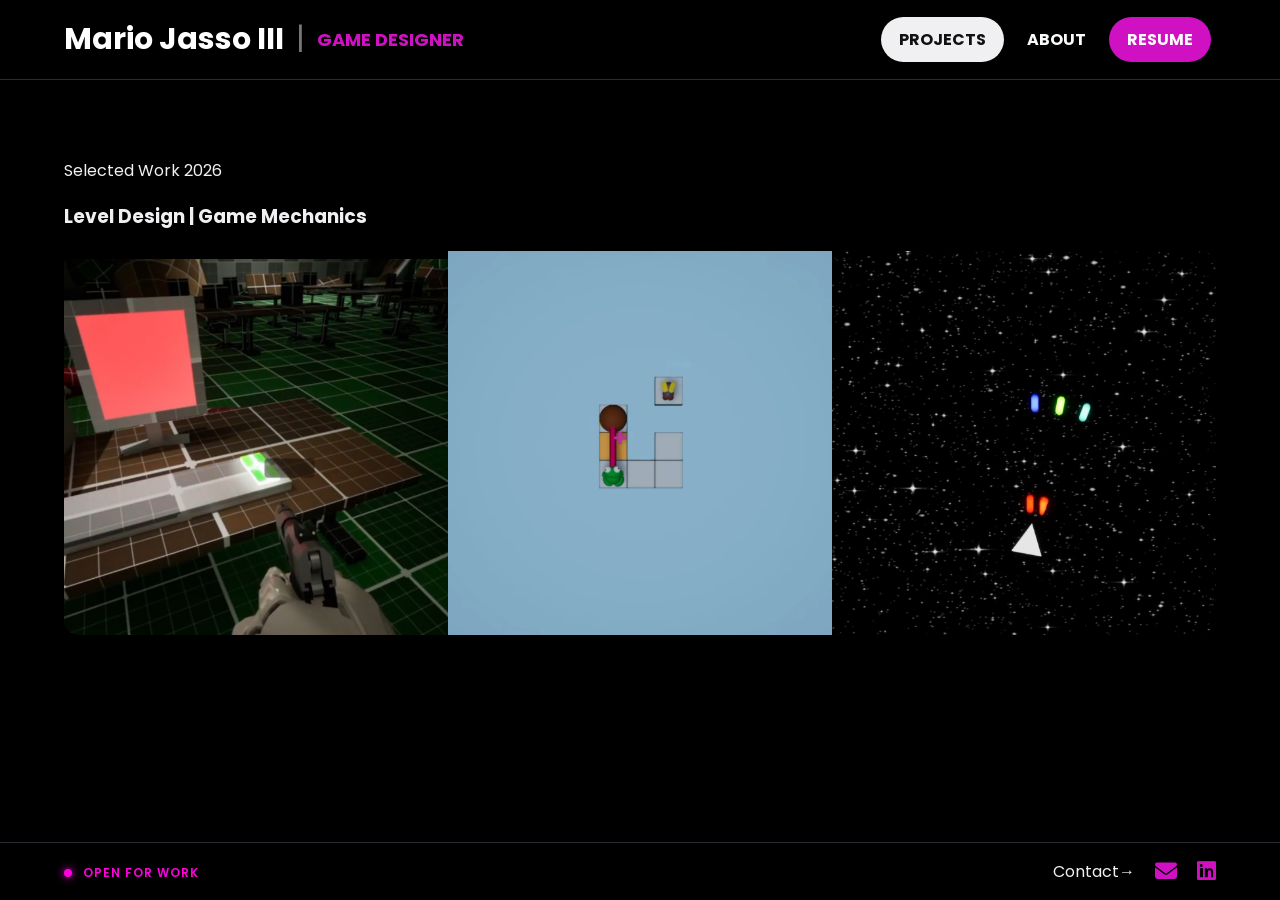
<file: index.html>
<!DOCTYPE html>
<html lang="en">

<head>
    <meta charset="UTF-8">
    <meta name="viewport" content="width=device-width, initial-scale=1.0">
    <title>Mario Jasso III</title>
    <link rel="icon" type="image/png" href="./media/Favicon.png">
    <link rel="stylesheet" href="./style.css">

    <link rel="stylesheet" href="https://cdnjs.cloudflare.com/ajax/libs/font-awesome/6.7.2/css/all.min.css">

</head>

<body>
    <header>


        <nav class="navbar">

            <a href="#home" class="logo">
                <span class="initials">Mario Jasso III</span>
                <span class="divider">|</span>
                <span class="role">GAME DESIGNER</span>
            </a>

            <div class="nav-right">

                <!-- Hidden checkbox that controls the menu -->
                <input type="checkbox" id="menu-toggle" class="menu-checkbox">

                <!-- Visible button (only shows on mobile) -->
                <label for="menu-toggle" class="menu-toggle" aria-label="Toggle navigation menu">
                    <span class="menu-text">Menu</span>
                    <span class="close-text">Close</span>
                </label>

                <!-- Your existing links -->
                <div class="nav-links" id="mobile-menu">
                    <ul>
                        <li><a href="./index.html" class="active">Projects</a></li>
                        <li><a href="./about.html">About</a></li>
                        <a href="resume.pdf" class="resume-button">
                            Resume
                        </a>
                    </ul>


                </div>




            </div>


        </nav>

    </header>

    <main>
        <section class="home-intro">
            <p class="eyebrow">Selected Work 2026</p>
            <h3 id="intro-title">
                <p>Level Design | Game Mechanics
                </p>
            </h3>
        </section>


        <section class="projects-gallery">

            <a href="./project1.html" class="project-card">
                <img src="./media/LD1.png" alt="Level Design">

                <video class="project-video" muted loop preload="metadata">
                    <source src="./media/LD1.mp4" type="video/mp4">
                </video>

                <div class="project-overlay">
                    <h3>Level Design|Level Mechanic</h3>
                    <p>Role: Game Designer</p>
                    <span>View Project →</span>
                </div>
            </a>

            <a href="./project2.html" class="project-card">
                <img src="./media/LD2.png" alt="Game Mechanic">

                <video class="project-video" muted loop preload="metadata">
                    <source src="./media/LD2.mp4" type="video/mp4">
                </video>

                <div class="project-overlay">
                    <h3>Level Design|Player Mechanic</h3>
                    <p>Role: Game Designer</p>
                    <span>View Project →</span>
                </div>
            </a>

            <a href="./project3.html" class="project-card">
                <img src="./media/LD3.png" alt="UI/UX">

                <video class="project-video" muted loop preload="metadata">
                    <source src="./media/LD3.mp4" type="video/mp4">
                </video>

                <div class="project-overlay">
                    <h3>UI Design|Player Mechanic</h3>
                    <p>Role: Game Designer</p>
                    <span>View Project →</span>
                </div>
            </a>


        </section>


    </main>

    <footer class="site-footer">
        <div class="current-project">
            <span class="status-dot"></span>
            <span class="status-label">OPEN FOR WORK</span>

        </div>
        <div class="footer-links">
            <span>Contact&rarr;</span>
            <a href="mailto:mariojasso3@outlook.com" aria-label="Email Mario">
                <i class="fa-solid fa-envelope"></i>
            </a>

            <a href="https://linkedin.com/in/mario-jasso-221347402/" target="_blank" rel="noopener noreferrer"
                aria-label="LinkedIn profile">
                <i class="fa-brands fa-linkedin"></i>
            </a>
        </div>
    </footer>

    <script>
        const cards = document.querySelectorAll('.project-card');

        cards.forEach(card => {
            const video = card.querySelector('.project-video');

            if (window.innerWidth > 768) {
                card.addEventListener('mouseenter', () => {
                    video.play();
                });

                card.addEventListener('mouseleave', () => {
                    video.pause();
                    video.currentTime = 0;
                });
            }
        });
    </script>


</body>

</html>
</file>
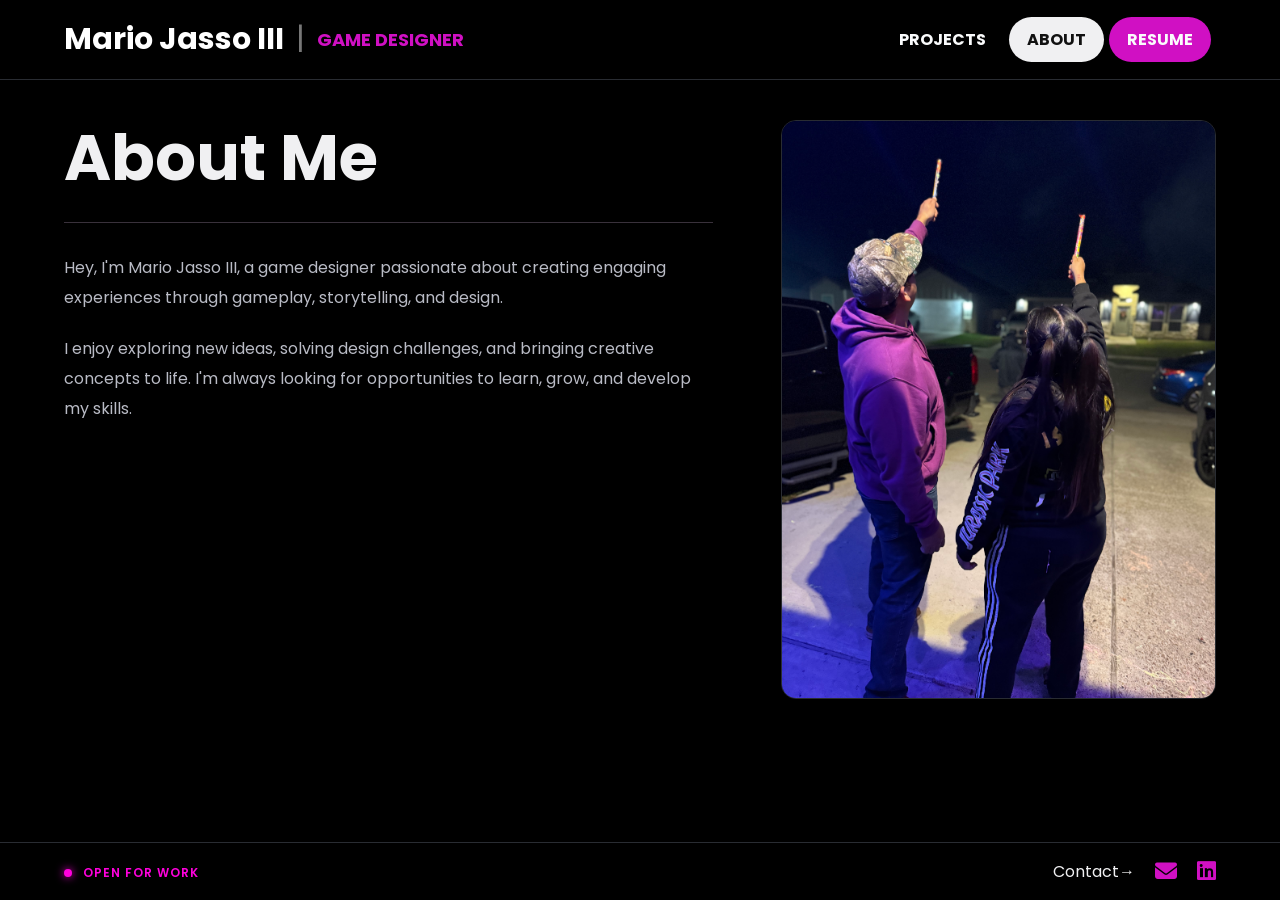
<file: about.html>
<!DOCTYPE html>
<html lang="en">

<head>
    <meta charset="UTF-8">
    <meta name="viewport" content="width=device-width, initial-scale=1.0">
    <title>Mario Jasso III</title>
    <link rel="icon" type="image/png" href="./media/Favicon.png">
    <link rel="stylesheet" href="./style.css">

    <link rel="stylesheet" href="https://cdnjs.cloudflare.com/ajax/libs/font-awesome/6.7.2/css/all.min.css">

</head>

<body>
    <header>


        <nav class="navbar">

            <a href="#home" class="logo">
                <span class="initials">Mario Jasso III</span>
                <span class="divider">|</span>
                <span class="role">GAME DESIGNER</span>
            </a>

            <div class="nav-right">

                <!-- Hidden checkbox that controls the menu -->
                <input type="checkbox" id="menu-toggle" class="menu-checkbox">

                <!-- Visible button (only shows on mobile) -->
                <label for="menu-toggle" class="menu-toggle" aria-label="Toggle navigation menu">
                    <span class="menu-text">Menu</span>
                    <span class="close-text">Close</span>
                </label>

                <!-- Your existing links -->
                <div class="nav-links" id="mobile-menu">
                    <ul>
                        <li><a href="./index.html">Projects</a></li>
                        <li><a href="./about.html" class="active">About</a></li>
                        <a href="resume.pdf" class="resume-button">
                            Resume
                        </a>
                    </ul>


                </div>




            </div>


        </nav>

    </header>


    <main class="about-main">
        <section class="about-section">

            <div class="about-content">
                <h1>About Me</h1>

                <div class="about-divider"></div>

                <div class="about-text">
                    <p>
                        Hey, I'm Mario Jasso III, a game designer
                        passionate about creating engaging experiences
                        through gameplay, storytelling, and design.
                    </p>

                    <p>
                        I enjoy exploring new ideas, solving design
                        challenges, and bringing creative concepts to life.
                        I'm always looking for opportunities to learn,
                        grow, and develop my skills.
                    </p>
                </div>
            </div>

            <div class="about-image">
                <img src="./media/AboutMe2.jpeg" alt="Mario Jasso III">
            </div>

        </section>
    </main>


    <footer class="site-footer">
        <div class="current-project">
            <span class="status-dot"></span>
            <span class="status-label">OPEN FOR WORK</span>

        </div>
        <div class="footer-links">
            <span>Contact&rarr;</span>
            <a href="mailto:mariojasso3@outlook.com" aria-label="Email Mario">
                <i class="fa-solid fa-envelope"></i>
            </a>

            <a href="https://linkedin.com/in/mario-jasso-221347402/" target="_blank" rel="noopener noreferrer"
                aria-label="LinkedIn profile">
                <i class="fa-brands fa-linkedin"></i>
            </a>
        </div>
    </footer>




</body>

</html>
</file>
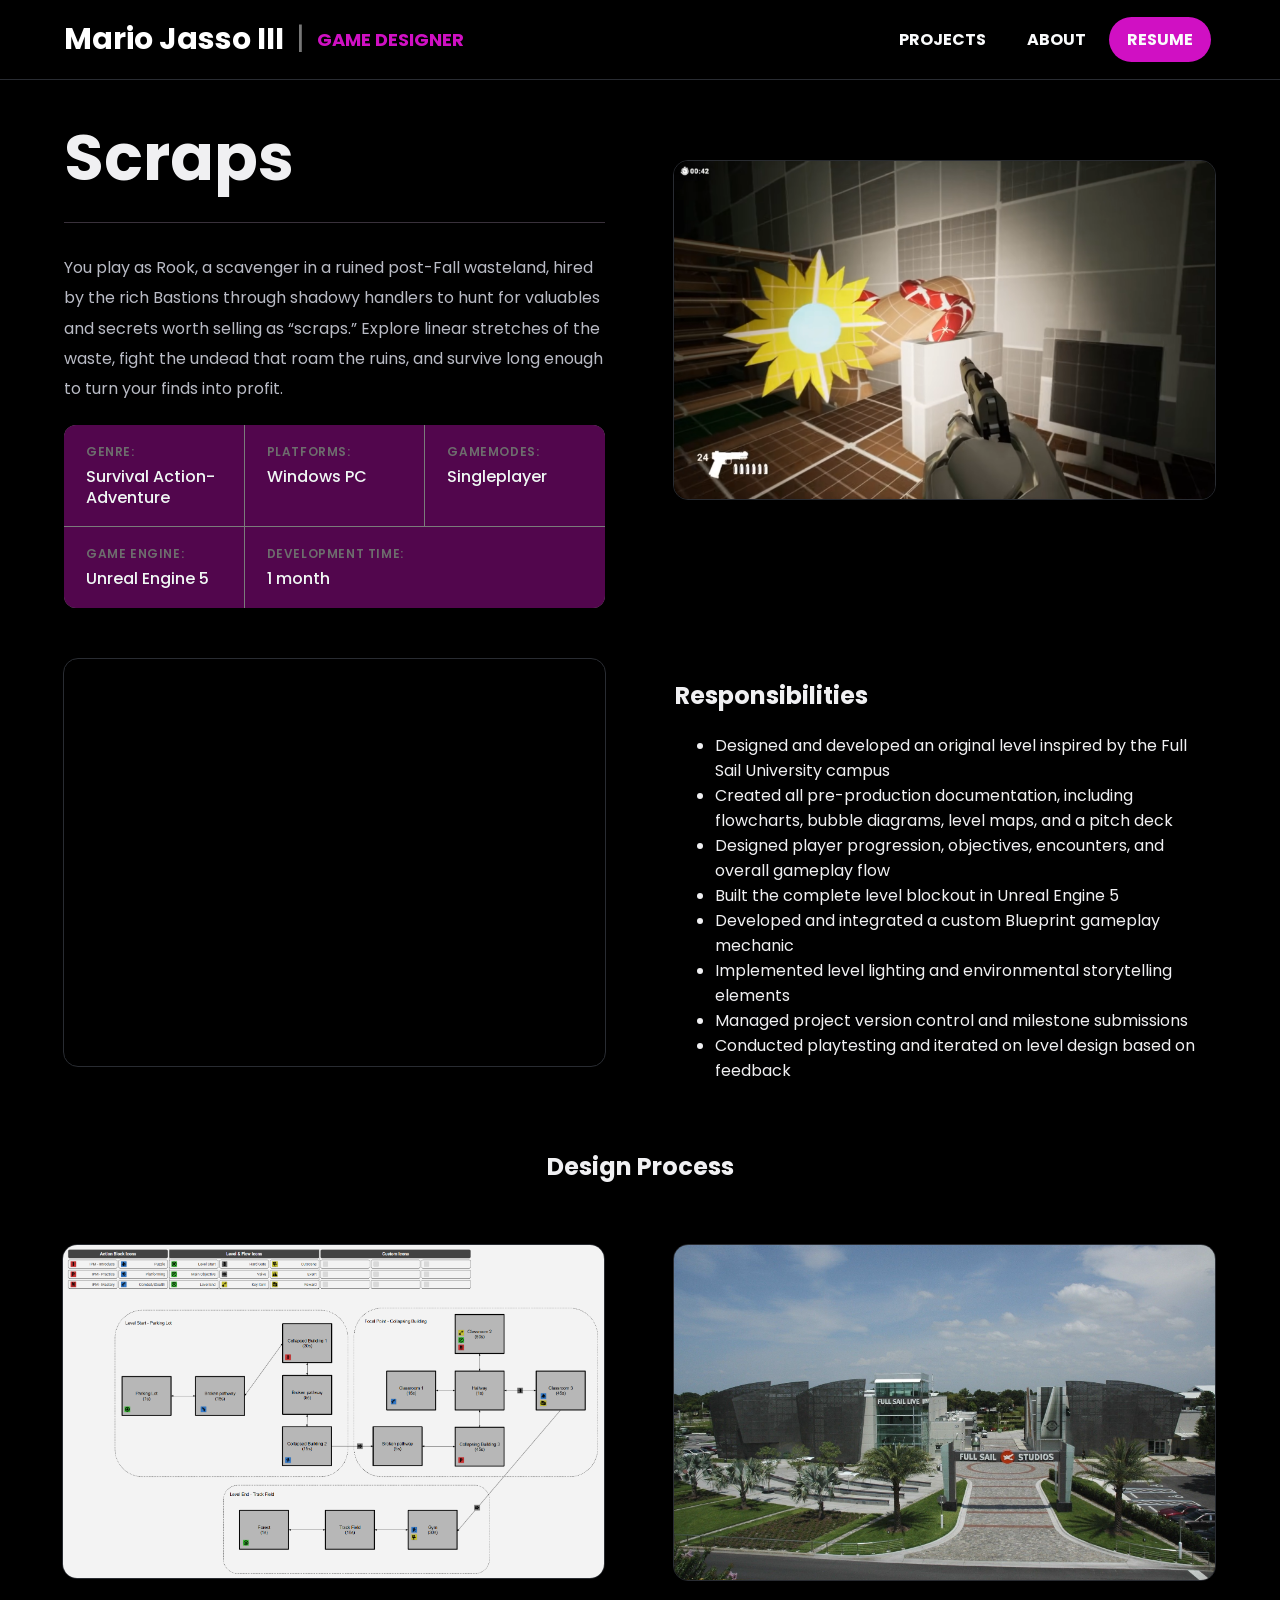
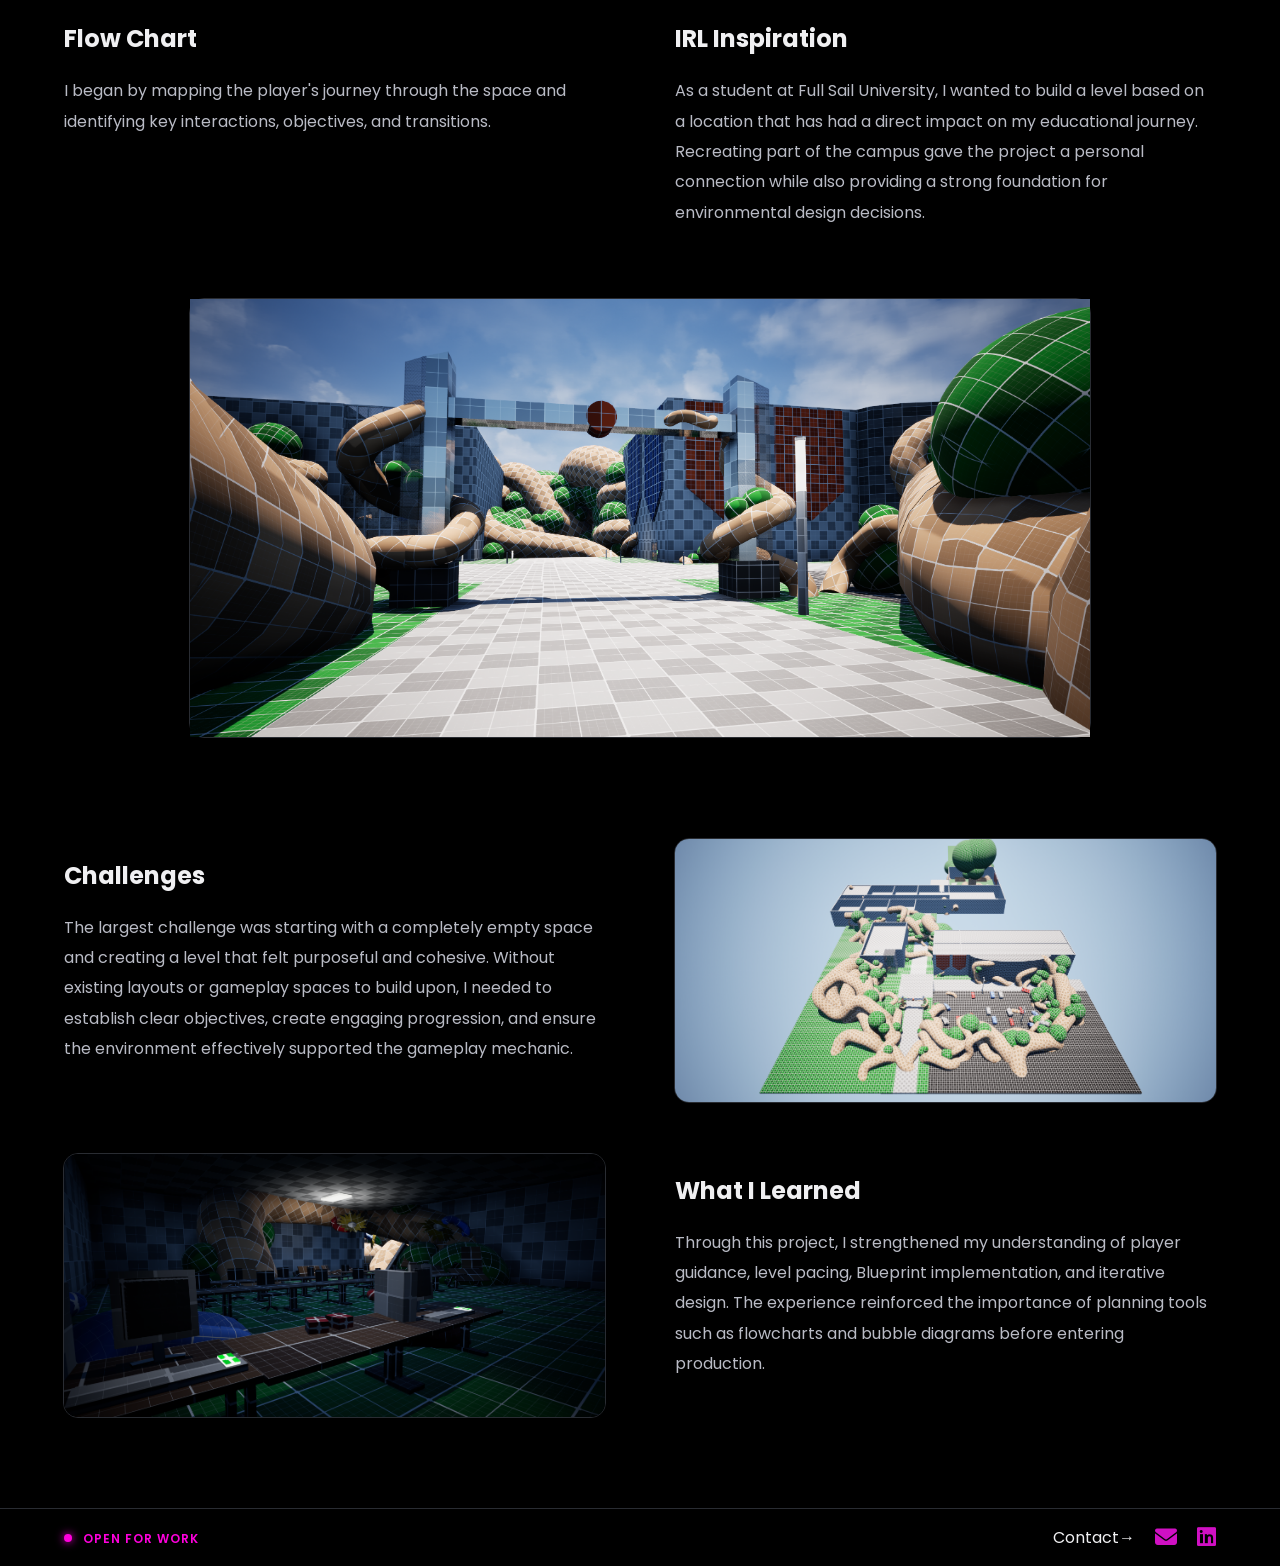
<file: project1.html>
<!DOCTYPE html>
<html lang="en">

<head>
    <meta charset="UTF-8">
    <meta name="viewport" content="width=device-width, initial-scale=1.0">
    <title>Mario Jasso III</title>
    <link rel="icon" type="image/png" href="./media/Favicon.png">
    <link rel="stylesheet" href="./style.css">

    <link rel="stylesheet" href="https://cdnjs.cloudflare.com/ajax/libs/font-awesome/6.7.2/css/all.min.css">

</head>

<body>
    <header>


        <nav class="navbar">

            <a href="#home" class="logo">
                <span class="initials">Mario Jasso III</span>
                <span class="divider">|</span>
                <span class="role">GAME DESIGNER</span>
            </a>

            <div class="nav-right">

                <!-- Hidden checkbox that controls the menu -->
                <input type="checkbox" id="menu-toggle" class="menu-checkbox">

                <!-- Visible button (only shows on mobile) -->
                <label for="menu-toggle" class="menu-toggle" aria-label="Toggle navigation menu">
                    <span class="menu-text">Menu</span>
                    <span class="close-text">Close</span>
                </label>

                <!-- Your existing links -->
                <div class="nav-links" id="mobile-menu">
                    <ul>
                        <li><a href="./index.html">Projects</a></li>
                        <li><a href="./about.html">About</a></li>
                        <a href="resume.pdf" class="resume-button">
                            Resume
                        </a>
                    </ul>


                </div>




            </div>


        </nav>

    </header>


    <main class="project-main">


        <section class="project-section">
            <div class="project-content">
                <h1>Scraps</h1>
                <div class="project-divider"></div>
                <div class="project-text">
                    <p>
                        You play as Rook, a scavenger in a ruined post-Fall wasteland, hired by the rich Bastions
                        through shadowy handlers to hunt for valuables and secrets worth selling as “scraps.” Explore
                        linear stretches of the waste, fight the undead that roam the ruins, and survive long enough to
                        turn your finds into profit.
                    </p>
                    <div class="game-info-card">
                        <div class="info-item">
                            <span class="label">GENRE:</span>
                            <span class="value">Survival Action-Adventure</span>
                        </div>
                        <div class="info-item">
                            <span class="label">PLATFORMS:</span>
                            <span class="value">Windows PC</span>
                        </div>
                        <div class="info-item">
                            <span class="label">GAMEMODES:</span>
                            <span class="value">Singleplayer</span>
                        </div>
                        <div class="info-item">
                            <span class="label">GAME ENGINE:</span>
                            <span class="value">Unreal Engine 5</span>
                        </div>
                        <div class="info-item">
                            <span class="label">DEVELOPMENT TIME:</span>
                            <span class="value">1 month</span>
                        </div>
                    </div>
                </div>
            </div>
            <div class="project-image">
                <img src="./media/LD1Page.png" alt="Mario Jasso III">
            </div>
        </section>


        <section class="project-overview-section">
            <div class="project-image-overview">
                <iframe width="100%" height="400
                " src="https://youtube.com/embed/sTdh2V6j7eE" title="Gameplay Showcase" frameborder="0"
                    allowfullscreen>
                </iframe>
            </div>
            <div class="project-content">
                <div class="project-overview">
                    <h2>Responsibilities</h2>

                    <ul>
                        <li>Designed and developed an original level inspired by the Full Sail University campus</li>
                        <li>Created all pre-production documentation, including flowcharts, bubble diagrams, level maps,
                            and a pitch deck</li>
                        <li>Designed player progression, objectives, encounters, and overall gameplay flow</li>
                        <li>Built the complete level blockout in Unreal Engine 5</li>
                        <li>Developed and integrated a custom Blueprint gameplay mechanic</li>
                        <li>Implemented level lighting and environmental storytelling elements</li>
                        <li>Managed project version control and milestone submissions</li>
                        <li>Conducted playtesting and iterated on level design based on feedback</li>
                    </ul>
                </div>
            </div>
        </section>


        <section class="project-process-section">
            <div class="project-process">
                <h1>Design Process</h1>
            </div>
        </section>

        <section class="project-design-section">
            <div class="project-image">
                <img src="./media/ScrapsFlowChart.png" alt="Mario Jasso III">
            </div>
            <div class="project-image">
                <img src="./media/FullSail.png" alt="Mario Jasso III">
            </div>
        </section>

        <section class="project-design-section">
            <div class="project-overview">
                <h2>Flow Chart</h2>
                <p>
                    I began by mapping the player's journey through the space and identifying key interactions,
                    objectives, and transitions.
                </p>

            </div>
            <div class="project-overview">
                <h2>IRL Inspiration</h2>
                <p>
                    As a student at Full Sail University, I wanted to build a level based on a location that has had a
                    direct impact on my educational journey. Recreating part of the campus gave the project a personal
                    connection while also providing a strong foundation for environmental design decisions.
                </p>

            </div>
        </section>


        <section class="project-big-process">
            <div class="project-image-big">
                <img src="./media/FullSailBlockMesh.png" alt="Mario Jasso III">
            </div>

        </section>

        <section class="project-overview-section">

            <div class="project-content">
                <div class="project-overview">
                    <h2>Challenges</h2>

                    <p>
                        The largest challenge was starting with a completely empty space and creating a level that felt
                        purposeful and cohesive. Without existing layouts or gameplay spaces to build upon, I needed to
                        establish clear objectives, create engaging progression, and ensure the environment effectively
                        supported the gameplay mechanic.
                    </p>
                </div>
            </div>
            <div class="project-image-overview">
                <img src="./media/BlockOut.png" alt="Mario Jasso III">
            </div>
        </section>

        <section class="project-overview-section">
            <div class="project-image-overview">
                <img src="./media/Class.png" alt="Mario Jasso III">
            </div>
            <div class="project-content">
                <div class="project-overview">
                    <h2>What I Learned</h2>

                    <p>
                        Through this project, I strengthened my understanding of player guidance, level pacing,
                        Blueprint implementation, and iterative design. The experience reinforced the importance of
                        planning tools such as flowcharts and bubble diagrams before entering production.
                    </p>
                </div>
            </div>
        </section>

    </main>


    <footer class="site-footer">
        <div class="current-project">
            <span class="status-dot"></span>
            <span class="status-label">OPEN FOR WORK</span>

        </div>
        <div class="footer-links">
            <span>Contact&rarr;</span>
            <a href="mailto:mariojasso3@outlook.com" aria-label="Email Mario">
                <i class="fa-solid fa-envelope"></i>
            </a>

            <a href="https://linkedin.com/in/mario-jasso-221347402/" target="_blank" rel="noopener noreferrer"
                aria-label="LinkedIn profile">
                <i class="fa-brands fa-linkedin"></i>
            </a>
        </div>
    </footer>




</body>

</html>
</file>
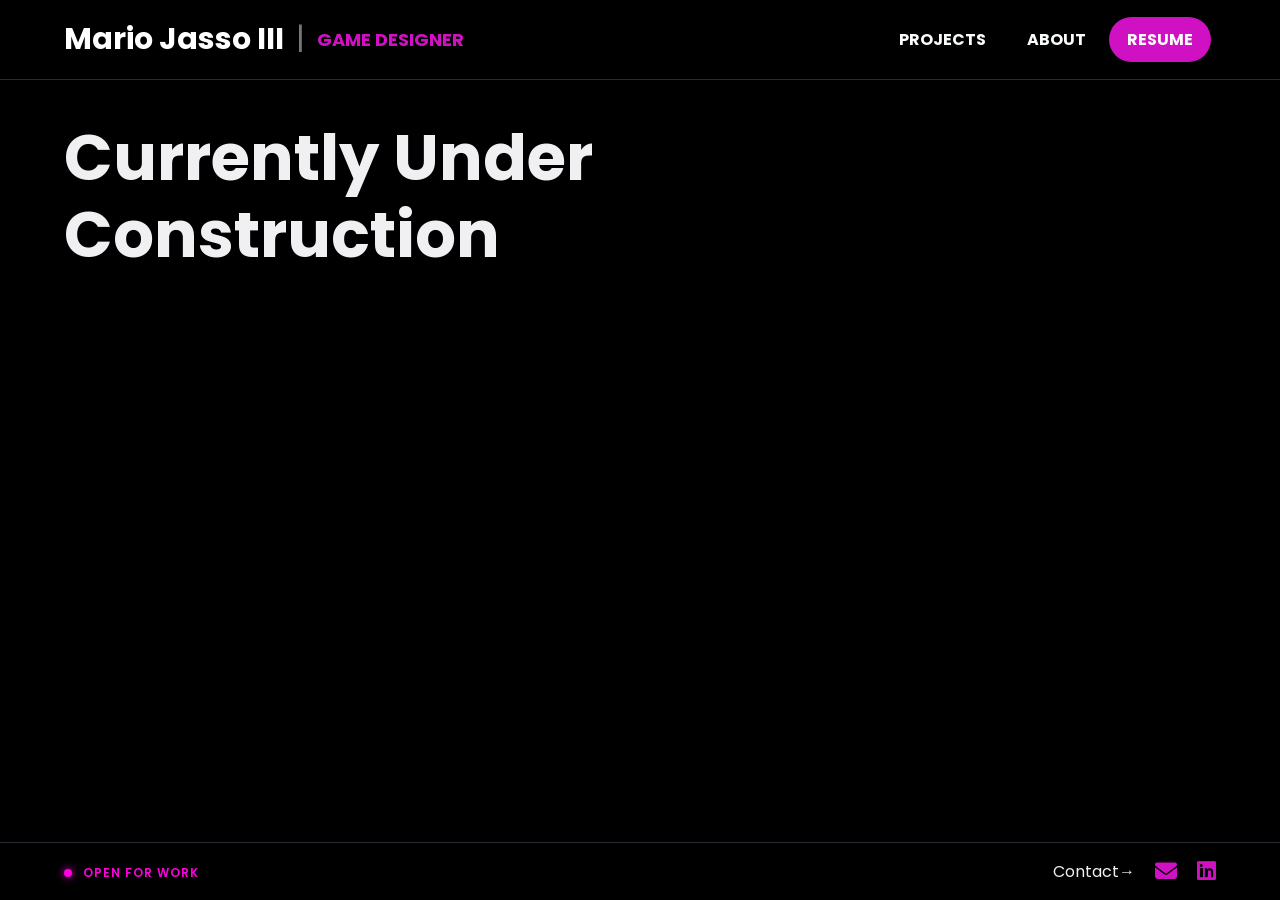
<file: project2.html>
<!DOCTYPE html>
<html lang="en">

<head>
    <meta charset="UTF-8">
    <meta name="viewport" content="width=device-width, initial-scale=1.0">
    <title>Mario Jasso III</title>
    <link rel="icon" type="image/png" href="./media/Favicon.png">
    <link rel="stylesheet" href="./style.css">

    <link rel="stylesheet" href="https://cdnjs.cloudflare.com/ajax/libs/font-awesome/6.7.2/css/all.min.css">

</head>

<body>
    <header>


        <nav class="navbar">

            <a href="#home" class="logo">
                <span class="initials">Mario Jasso III</span>
                <span class="divider">|</span>
                <span class="role">GAME DESIGNER</span>
            </a>

            <div class="nav-right">

                <!-- Hidden checkbox that controls the menu -->
                <input type="checkbox" id="menu-toggle" class="menu-checkbox">

                <!-- Visible button (only shows on mobile) -->
                <label for="menu-toggle" class="menu-toggle" aria-label="Toggle navigation menu">
                    <span class="menu-text">Menu</span>
                    <span class="close-text">Close</span>
                </label>

                <!-- Your existing links -->
                <div class="nav-links" id="mobile-menu">
                    <ul>
                        <li><a href="./index.html">Projects</a></li>
                        <li><a href="./about.html">About</a></li>
                        <a href="resume.pdf" class="resume-button">
                            Resume
                        </a>
                    </ul>


                </div>




            </div>


        </nav>

    </header>


    <main class="project-main">


        <section class="project-section">
            <div class="project-content">
                <h1>Currently Under Construction</h1>

            </div>

        </section>




    </main>


    <footer class="site-footer">
        <div class="current-project">
            <span class="status-dot"></span>
            <span class="status-label">OPEN FOR WORK</span>

        </div>
        <div class="footer-links">
            <span>Contact&rarr;</span>
            <a href="mailto:mariojasso3@outlook.com" aria-label="Email Mario">
                <i class="fa-solid fa-envelope"></i>
            </a>

            <a href="https://linkedin.com/in/mario-jasso-221347402/" target="_blank" rel="noopener noreferrer"
                aria-label="LinkedIn profile">
                <i class="fa-brands fa-linkedin"></i>
            </a>
        </div>
    </footer>




</body>

</html>
</file>
<file: style.css>
@import url("https://fonts.googleapis.com/css2?family=Poppins:ital,wght@0,100;0,200;0,300;0,400;0,500;0,600;0,700;0,800;0,900;1,100;1,200;1,300;1,400;1,500;1,600;1,700;1,800;1,900&display=swap");

/* Theme and global styles */
:root {
  --purp: #ff00dd;
}

* {
  font-family: "Poppins", sans-serif;
}

html,
body {
  width: 100%;
  min-height: 100%;
  margin: 0;
  padding: 0;
}

body {
  display: flex;
  flex-direction: column;
  min-height: 100vh;
  background-color: #000;
}

/* Header and navigation */
header {
  border-bottom: 1px solid #292c32;
}

.navbar {
  display: flex;
  align-items: center;
  justify-content: space-between;
  box-sizing: border-box;
  width: 100%;
  padding: 12px 5%;
  background-color: #000;
  color: #fff;
}

.logo {
  display: flex;
  align-items: center;
  gap: 12px;
  color: #fff;
  font-size: 30px;
  font-weight: bold;
  text-decoration: none;
  white-space: nowrap;
}

.role {
  color: #d010c3;
  font-size: 18px;
}

.divider {
  color: #777;
  font-weight: normal;
}

.nav-right {
  display: flex;
  align-items: center;
}

.nav-links ul {
  display: flex;
  align-items: center;
  gap: 5px;
  margin: 0;
  padding: 5px;
  font-weight: bold;
  list-style: none;
}

.nav-links a {
  display: block;
  padding: 10px 18px;
  border-radius: 50px;
  color: #fafbfc;
  text-decoration: none;
  text-transform: uppercase;
}

.nav-links a.active {
  background: #f0f0f2;
  color: #111;
}

.nav-links a:hover {
  background: #333740;
  color: #fff;
}

.logo:hover {
  background: transparent;
  color: #fff;
  text-decoration: none;
}

.logo:hover .initials {
  color: #fff;
}

.logo:hover .divider {
  color: #777;
}

.logo:hover .role {
  color: #52064d;
}

.resume-button {
  padding: 12px 24px;
  border-radius: 50px;
  background: #d010c3;
  color: #111;
  font-weight: bold;
  text-decoration: none;
  text-transform: uppercase;
  white-space: nowrap;
}

.resume-button:hover {
  background: #52064d;
  color: #111;
}

/* Mobile menu */
.menu-checkbox {
  display: none;
}

.menu-toggle {
  display: none;
  padding: 8px 14px;
  border: 1px solid #292c32;
  border-radius: 10px;
  background: transparent;
  color: #fff;
  font-size: 14px;
  font-weight: 600;
  cursor: pointer;
  user-select: none;
  text-transform: uppercase;
}

.menu-toggle .close-text {
  display: none;
}

.menu-checkbox:checked + .menu-toggle .menu-text {
  display: none;
}

.menu-checkbox:checked + .menu-toggle .close-text {
  display: inline;
}

/* Main content */
main {
  flex: 1;
  box-sizing: border-box;
  width: 100%;
  margin: 50px auto 0;
  padding: 12px 5%;
  color: #f0f0f2;
  justify-content: space-between;
}

/* Project gallery */
.projects-gallery {
  display: grid;
  grid-template-columns: repeat(3, minmax(0, 1fr));
  gap: 0;
  overflow: hidden;
  box-sizing: border-box;
  width: 100%;
  max-width: 1600px;
  margin: 20px auto 0;
  border-radius: 15px;
}

.project-card {
  position: relative;
  display: block;
  overflow: hidden;
  min-width: 0;
  aspect-ratio: 1 / 1;
  background: #111;
  text-decoration: none;
}

.project-card img,
.project-video {
  display: block;
  width: 100%;
}

.project-card img {
  height: 100%;
  object-fit: cover;
  transition:
    transform 0.4s ease,
    opacity 0.3s ease;
}

.project-video {
  position: absolute;
  top: 0;
  left: 0;
  height: 100%;
  object-fit: cover;
  opacity: 0;
  transition: opacity 0.3s ease;
}

.project-card:hover img {
  transform: scale(1.06);
  opacity: 0;
}

.project-card:hover .project-video {
  opacity: 1;
}

.project-overlay {
  position: absolute;
  inset: 0;
  display: flex;
  flex-direction: column;
  justify-content: flex-end;
  padding: 25px;
  background: linear-gradient(to top, rgba(0, 0, 0, 0.9), rgba(0, 0, 0, 0.15));
  color: #fff;
  opacity: 0;
  transition: opacity 0.35s ease;
}

.project-card:hover .project-overlay,
.project-card:focus-visible .project-overlay {
  opacity: 1;
}

.project-overlay h3 {
  margin: 0 0 10px;
  font-size: 1.6rem;
}

.project-overlay p {
  margin: 0 0 15px;
  font-size: 1rem;
  line-height: 1.5;
}

.project-overlay span {
  color: #d010c3;
  font-weight: 600;
}

/* About page */
.about-main {
  flex: 1;
  box-sizing: border-box;
  width: 100%;
  margin: 0 auto;
  padding: 40px 5%;
  color: #f0f0f2;
}

.about-section {
  display: grid;
  grid-template-columns: minmax(0, 1.2fr) minmax(0, 0.8fr);
  align-items: start;
  gap: 70px;
  width: 100%;
  max-width: 1600px;
  margin: 0 auto;
}

.about-content {
  min-width: 0;
}

.about-content h1 {
  margin: 0 0 25px;
  font-size: clamp(2.5rem, 5vw, 4rem);
  font-weight: 700;
  line-height: 1.2;
}

.about-divider {
  width: 100%;
  height: 1px;
  margin-bottom: 30px;
  background-color: #39313b;
}

.about-text p {
  margin: 0 0 20px;
  color: #b9bbc5;
  font-size: 1rem;
  line-height: 1.9;
}

.about-image {
  justify-self: end;
  overflow: hidden;
  width: 100%;
  max-width: 530px;
  border: 1px solid #292c32;
  border-radius: 15px;
}

.about-image img {
  display: block;
  width: 100%;
  height: auto;
  object-fit: cover;
}

/* Status indicator */
.status-dot {
  display: inline-block;
  width: 8px;
  height: 8px;
  margin-right: 0.45rem;
  border-radius: 50%;
  background: var(--purp);
  vertical-align: middle;
  box-shadow: 0 0 8px var(--purp);
}

.status-label {
  color: var(--purp);
  font-size: 0.75rem;
  font-weight: 600;
  letter-spacing: 0.08em;
  text-transform: uppercase;
}

/* Footer */
footer {
  display: flex;
  align-items: center;
  justify-content: space-between;
  padding: 12px 5%;
  border-top: 1px solid #292c32;
  color: #f0f0f2;
}

footer a {
  color: #f0f0f2;
  text-decoration: none;
}

.footer-links {
  display: flex;
  align-items: center;
  gap: 20px;
}

.footer-links a {
  color: #d010c3;
  font-size: 22px;
  text-decoration: none;
  transition:
    color 0.3s ease,
    transform 0.3s ease;
}

.footer-links a:hover {
  color: #5f0759;
  transform: translateY(-3px);
}

/* Tablet and mobile */
@media (max-width: 850px) {
  .navbar {
    gap: 12px;
  }

  .logo {
    gap: 10px;
  }

  .nav-right {
    position: relative;
    gap: 0;
    font-size: 8px;
  }

  .menu-toggle {
    display: block;
  }

  .nav-links {
    position: absolute;
    top: 100%;
    right: 0;
    left: 0;
    z-index: 100;
    display: none;
    padding: 12px 5%;
    border-bottom: 1px solid #292c32;
    background: #111;
  }

  .menu-checkbox:checked ~ .nav-links {
    display: block;
  }

  .nav-links ul {
    flex-direction: column;
    gap: 4px;
  }

  .nav-links a {
    padding: 12px 18px;
  }

  .projects-gallery {
    grid-template-columns: 1fr;
  }

  .about-section {
    grid-template-columns: 1fr;
    gap: 35px;
  }

  .about-content h1 {
    font-size: 2.5rem;
  }

  .about-image {
    justify-self: start;
    max-width: 450px;
  }
}

/* Small phones */
@media (max-width: 500px) {
  .navbar {
    padding: 12px 3%;
  }

  .logo {
    gap: 5px;
    font-size: 18px;
  }

  .role {
    font-size: 12px;
  }

  .about-main {
    padding: 30px 5%;
  }

  .about-content h1 {
    margin-bottom: 20px;
    font-size: 2rem;
  }

  .about-divider {
    margin-bottom: 22px;
  }

  .about-text p {
    font-size: 0.95rem;
  }
}

.project-main {
  flex: 1;
  box-sizing: border-box;
  width: 100%;
  margin: 0 auto;
  padding: 40px 5%;
  color: #f0f0f2;
}

.project-section {
  display: grid;
  grid-template-columns: repeat(2, 1fr);
  align-items: start;
  gap: 70px;
  width: 100%;
  max-width: 1600px;
  margin: 0 auto;
}

.project-content {
  min-width: 0;
}

.project-content h1 {
  margin: 0 0 25px;
  font-size: clamp(2.5rem, 5vw, 4rem);
  font-weight: 700;
  line-height: 1.2;
}

.project-divider {
  width: 100%;
  height: 1px;
  margin-bottom: 30px;
  background-color: #39313b;
}

.project-text p {
  margin: 0 0 20px;
  color: #b9bbc5;
  font-size: 1rem;
  line-height: 1.9;
}

.project-image {
  justify-self: end;
  overflow: hidden;
  width: 100%;
  max-width: 900px;
  border: 1px solid #292c32;
  border-radius: 15px;
  margin: 40px 0 20px;
}

.project-image img {
  display: block;
  width: 100%;
  height: auto;
  object-fit: cover;
}

.project-overview p {
  margin: 20px 0 20px;
  color: #b9bbc5;
  font-size: 1rem;
  line-height: 1.9;
}

.project-image-overview {
  justify-self: center;
  overflow: hidden;
  width: 100%;
  max-width: 1000px;
  border: 1px solid #292c32;
  border-radius: 15px;
}

.project-image-overview img {
  display: block;
  width: 100%;
  height: auto;
  object-fit: cover;
}

.project-overview-section {
  display: grid;
  grid-template-columns: repeat(2, 1fr);
  align-items: start;
  gap: 70px;
  width: 100%;
  max-width: 1600px;
  margin: 50px auto;
}
.project-overview h2 {
  justify-self: center;
}

.game-info-card {
  display: grid;
  grid-template-columns: repeat(3, 1fr);
  gap: 1px;
  background: #7b7b7b; /* dark green-gray */
  border-radius: 12px;
  overflow: hidden;
  max-width: 900px;
  font-family:
    system-ui,
    -apple-system,
    sans-serif;
  color: #e8f0ed;
}

.info-item {
  background: #52064d;
  padding: 18px 22px;
  display: flex;
  flex-direction: column;
  gap: 6px;
}

/* Make the last two items span properly on the second row */
.info-item:nth-child(4) {
  grid-column: 1 / 2;
}
.info-item:nth-child(5) {
  grid-column: 2 / 4;
}

.label {
  font-size: 0.75rem;
  font-weight: 600;
  letter-spacing: 0.05em;
  color: #6d6d6d;
  text-transform: uppercase;
}

.value {
  font-size: 1rem;
  font-weight: 500;
  line-height: 1.3;
  color: #f0f7f4;
}
.project-process h1 {
  text-align: center;
}
.project-design-section {
  display: grid;
  grid-template-columns: repeat(2, 1fr);
  align-items: start;
  gap: 70px;
  width: 100%;
  max-width: 1600px;
  margin: 0 auto;
}

.project-big-process {
  display: flex;
  justify-content: center;
}

.project-image-big {
  max-width: 900px;
  width: fit-content;
  border: 1px solid #292c32;
  border-radius: 15px;
  margin: 50px auto;
}
.project-image-big img {
  display: block;
  max-width: 100%;
  margin: 0 auto;
}
</file>
